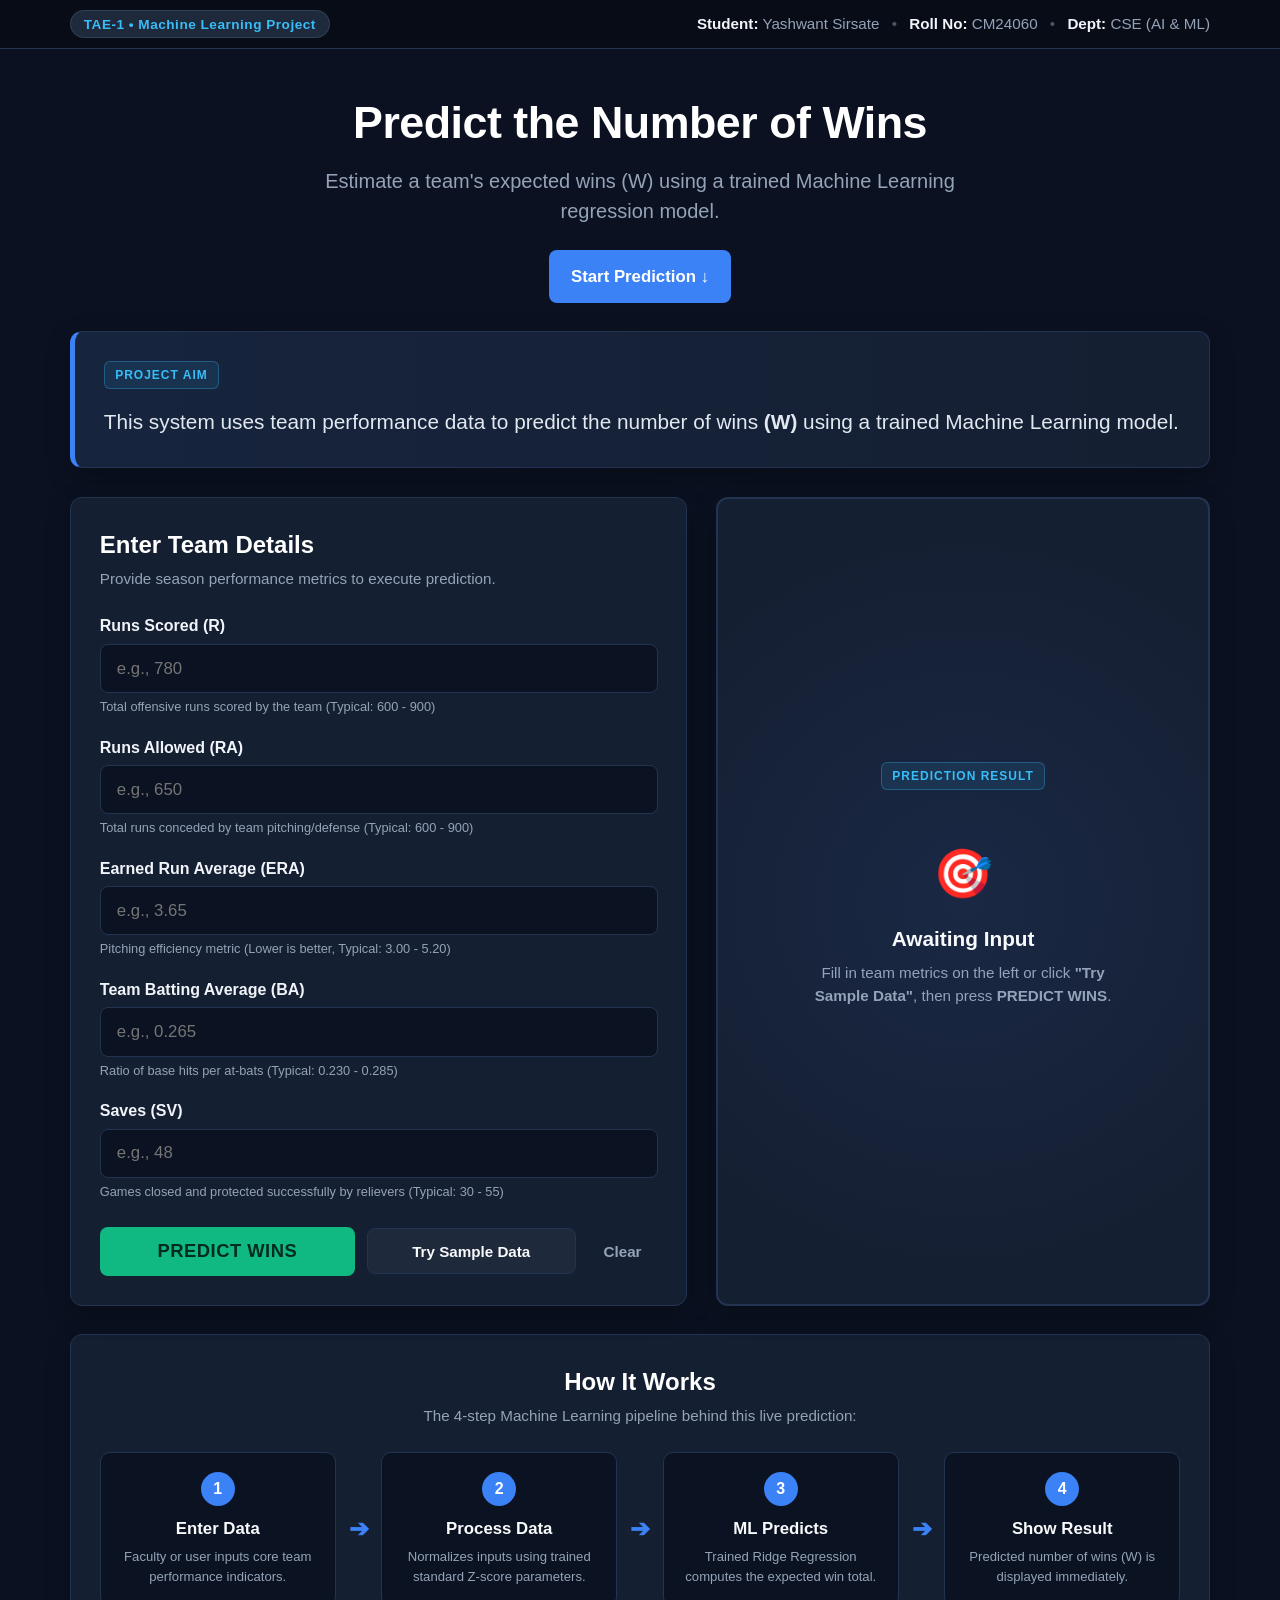
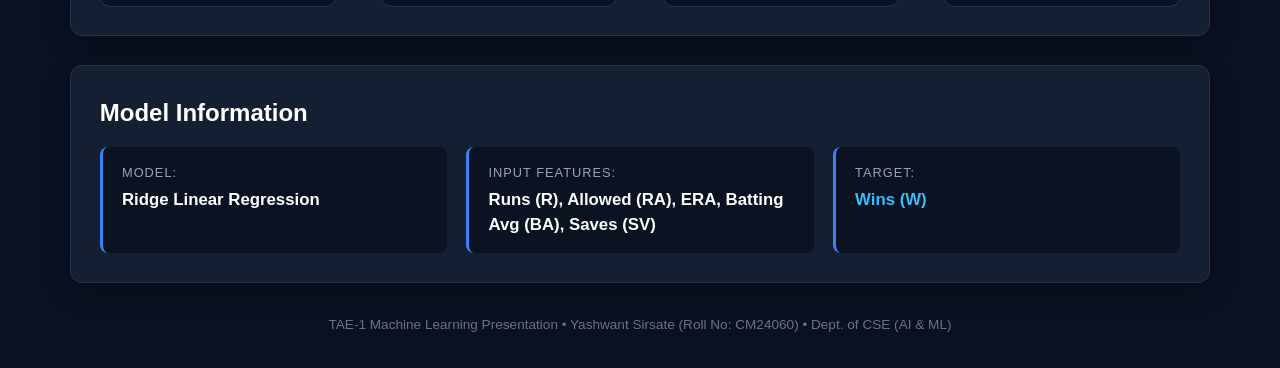
<file: index.html>
<!DOCTYPE html>
<html lang="en">
<head>
  <meta charset="UTF-8" />
  <meta name="viewport" content="width=device-width, initial-scale=1.0" />
  <title>TAE-1 • Predict Team Wins (W) using Machine Learning</title>
  <link rel="stylesheet" href="static/css/style.css" />
</head>
<body>

  <!-- TOP HEADER / STUDENT CREDENTIALS BAR -->
  <header class="top-bar">
    <div class="container header-flex">
      <div class="project-tag">
        <span class="badge">TAE-1 • Machine Learning Project</span>
      </div>
      <div class="student-info">
        <span><strong>Student:</strong> Yashwant Sirsate</span>
        <span class="sep">•</span>
        <span><strong>Roll No:</strong> CM24060</span>
        <span class="sep">•</span>
        <span><strong>Dept:</strong> CSE (AI &amp; ML)</span>
      </div>
    </div>
  </header>

  <main class="container">

    <!-- SECTION 1: HERO -->
    <section class="hero-section">
      <h1 class="hero-title">Predict the Number of Wins</h1>
      <p class="hero-subtitle">Estimate a team's expected wins (W) using a trained Machine Learning regression model.</p>
      <div class="hero-actions">
        <a href="#prediction-section" class="btn btn-primary">Start Prediction ↓</a>
      </div>
    </section>

    <!-- SECTION 2: AIM -->
    <section class="card aim-card">
      <div class="card-header-pill">PROJECT AIM</div>
      <p class="aim-text">
        This system uses team performance data to predict the number of wins <strong>(W)</strong> using a trained Machine Learning model.
      </p>
    </section>

    <!-- MAIN WORKSPACE: FORM & RESULT -->
    <section id="prediction-section" class="grid-layout">

      <!-- SECTION 3: PREDICTION INPUT FORM -->
      <div class="card form-card">
        <div class="card-title-group">
          <h2 class="card-heading">Enter Team Details</h2>
          <p class="card-subheading">Provide season performance metrics to execute prediction.</p>
        </div>

        <!-- Notification Banner -->
        <div id="status-box" class="status-box hidden"></div>

        <form id="prediction-form" novalidate>
          <div class="form-group">
            <label for="runs_scored">Runs Scored (R)</label>
            <input type="number" id="runs_scored" name="runs_scored" placeholder="e.g., 780" step="1" required />
            <small class="field-hint">Total offensive runs scored by the team (Typical: 600 - 900)</small>
          </div>

          <div class="form-group">
            <label for="runs_allowed">Runs Allowed (RA)</label>
            <input type="number" id="runs_allowed" name="runs_allowed" placeholder="e.g., 650" step="1" required />
            <small class="field-hint">Total runs conceded by team pitching/defense (Typical: 600 - 900)</small>
          </div>

          <div class="form-group">
            <label for="era">Earned Run Average (ERA)</label>
            <input type="number" id="era" name="era" placeholder="e.g., 3.65" step="0.01" required />
            <small class="field-hint">Pitching efficiency metric (Lower is better, Typical: 3.00 - 5.20)</small>
          </div>

          <div class="form-group">
            <label for="batting_avg">Team Batting Average (BA)</label>
            <input type="number" id="batting_avg" name="batting_avg" placeholder="e.g., 0.265" step="0.001" required />
            <small class="field-hint">Ratio of base hits per at-bats (Typical: 0.230 - 0.285)</small>
          </div>

          <div class="form-group">
            <label for="saves">Saves (SV)</label>
            <input type="number" id="saves" name="saves" placeholder="e.g., 48" step="1" required />
            <small class="field-hint">Games closed and protected successfully by relievers (Typical: 30 - 55)</small>
          </div>

          <!-- BUTTON GROUP -->
          <div class="button-row">
            <button type="submit" id="predict-btn" class="btn btn-predict">
              PREDICT WINS
            </button>
            <button type="button" id="sample-data-btn" class="btn btn-secondary">
              Try Sample Data
            </button>
            <button type="button" id="reset-btn" class="btn btn-text">
              Clear
            </button>
          </div>
        </form>
      </div>

      <!-- SECTION 4: RESULT CARD -->
      <div class="card result-card">
        <div class="card-header-pill">PREDICTION RESULT</div>

        <div id="result-placeholder" class="result-placeholder">
          <div class="icon-circle">🎯</div>
          <h3>Awaiting Input</h3>
          <p>Fill in team metrics on the left or click <strong>"Try Sample Data"</strong>, then press <strong>PREDICT WINS</strong>.</p>
        </div>

        <div id="result-display" class="result-display hidden">
          <span class="result-label">PREDICTED NUMBER OF WINS</span>
          <div class="result-number" id="win-count">--</div>
          <span class="result-scale">out of 162 regular season games</span>

          <div class="result-status-badge" id="win-analysis">
            Playoff Caliber Team
          </div>

          <p class="result-model-text">
            ✓ Estimated using the trained Machine Learning model.
          </p>
        </div>
      </div>
    </section>

    <!-- SECTION 5: HOW IT WORKS -->
    <section class="card how-it-works-card">
      <h2 class="card-heading center">How It Works</h2>
      <p class="card-subheading center">The 4-step Machine Learning pipeline behind this live prediction:</p>

      <div class="pipeline-grid">
        <div class="step-card">
          <div class="step-number">1</div>
          <div class="step-title">Enter Data</div>
          <p class="step-desc">Faculty or user inputs core team performance indicators.</p>
        </div>

        <div class="step-arrow">➔</div>

        <div class="step-card">
          <div class="step-number">2</div>
          <div class="step-title">Process Data</div>
          <p class="step-desc">Normalizes inputs using trained standard Z-score parameters.</p>
        </div>

        <div class="step-arrow">➔</div>

        <div class="step-card">
          <div class="step-number">3</div>
          <div class="step-title">ML Predicts</div>
          <p class="step-desc">Trained Ridge Regression computes the expected win total.</p>
        </div>

        <div class="step-arrow">➔</div>

        <div class="step-card">
          <div class="step-number">4</div>
          <div class="step-title">Show Result</div>
          <p class="step-desc">Predicted number of wins (W) is displayed immediately.</p>
        </div>
      </div>
    </section>

    <!-- SECTION 6: MODEL INFORMATION -->
    <section class="card model-info-card">
      <h2 class="card-heading">Model Information</h2>
      <div class="info-grid">
        <div class="info-item">
          <span class="info-label">Model:</span>
          <span class="info-value">Ridge Linear Regression</span>
        </div>
        <div class="info-item">
          <span class="info-label">Input Features:</span>
          <span class="info-value">Runs (R), Allowed (RA), ERA, Batting Avg (BA), Saves (SV)</span>
        </div>
        <div class="info-item">
          <span class="info-label">Target:</span>
          <span class="info-value highlight">Wins (W)</span>
        </div>
      </div>
    </section>

  </main>

  <footer class="footer">
    <p>TAE-1 Machine Learning Presentation • Yashwant Sirsate (Roll No: CM24060) • Dept. of CSE (AI &amp; ML)</p>
  </footer>

  <script src="static/js/main.js"></script>
</body>
</html>
</file>
<file: static/css/style.css>
:root {
  --bg-color: #0b1120;
  --card-bg: #151f32;
  --card-border: #233352;
  --text-main: #f8fafc;
  --text-muted: #94a3b8;
  --primary: #3b82f6;
  --primary-hover: #2563eb;
  --accent: #10b981;
  --accent-light: #34d399;
  --danger-bg: #451a1a;
  --danger-text: #fca5a5;
  --success-bg: #064e3b;
  --success-text: #6ee7b7;
  --font-family: -apple-system, BlinkMacSystemFont, "Segoe UI", Roboto, Oxygen, Ubuntu, Cantarell, sans-serif;
}

* {
  box-sizing: border-box;
  margin: 0;
  padding: 0;
}

body {
  font-family: var(--font-family);
  background-color: var(--bg-color);
  color: var(--text-main);
  line-height: 1.5;
  padding-bottom: 2rem;
}

.container {
  width: 92%;
  max-width: 1140px;
  margin: 0 auto;
}

.top-bar {
  background-color: #080c17;
  border-bottom: 1px solid var(--card-border);
  padding: 0.8rem 0;
  font-size: 0.95rem;
}

.header-flex {
  display: flex;
  justify-content: space-between;
  align-items: center;
  flex-wrap: wrap;
  gap: 0.5rem;
}

.badge {
  background-color: #1e293b;
  color: #38bdf8;
  padding: 0.35rem 0.8rem;
  border-radius: 9999px;
  font-weight: 600;
  font-size: 0.85rem;
  border: 1px solid #334155;
  letter-spacing: 0.5px;
}

.student-info {
  color: var(--text-muted);
  font-size: 0.95rem;
}

.student-info strong {
  color: #f1f5f9;
}

.sep {
  margin: 0 0.5rem;
  color: #475569;
}

.hero-section {
  text-align: center;
  padding: 2.5rem 1rem 1.8rem 1rem;
}

.hero-title {
  font-size: 2.8rem;
  font-weight: 800;
  letter-spacing: -0.5px;
  color: #ffffff;
  margin-bottom: 0.6rem;
}

.hero-subtitle {
  font-size: 1.25rem;
  color: var(--text-muted);
  max-width: 700px;
  margin: 0 auto 1.5rem auto;
}

.card {
  background-color: var(--card-bg);
  border: 1px solid var(--card-border);
  border-radius: 12px;
  padding: 1.8rem;
  margin-bottom: 1.8rem;
  box-shadow: 0 8px 24px rgba(0, 0, 0, 0.25);
}

.card-header-pill {
  display: inline-block;
  font-size: 0.75rem;
  font-weight: 700;
  color: #38bdf8;
  background-color: rgba(56, 189, 248, 0.1);
  border: 1px solid rgba(56, 189, 248, 0.3);
  padding: 0.25rem 0.65rem;
  border-radius: 6px;
  letter-spacing: 1px;
  margin-bottom: 1rem;
}

.card-heading {
  font-size: 1.5rem;
  font-weight: 700;
  color: #ffffff;
  margin-bottom: 0.3rem;
}

.card-heading.center {
  text-align: center;
}

.card-subheading {
  color: var(--text-muted);
  font-size: 0.95rem;
  margin-bottom: 1.5rem;
}

.card-subheading.center {
  text-align: center;
}

.aim-card {
  border-left: 5px solid var(--primary);
  background: linear-gradient(90deg, #16243d 0%, var(--card-bg) 100%);
}

.aim-text {
  font-size: 1.3rem;
  font-weight: 400;
  color: #e2e8f0;
  line-height: 1.6;
}

.grid-layout {
  display: grid;
  grid-template-columns: 1.25fr 1fr;
  gap: 1.8rem;
  align-items: stretch;
}

.form-group {
  margin-bottom: 1.2rem;
}

label {
  display: block;
  font-size: 1rem;
  font-weight: 600;
  margin-bottom: 0.35rem;
  color: #f1f5f9;
}

input {
  width: 100%;
  padding: 0.85rem 1rem;
  background-color: #0b1322;
  border: 1.5px solid var(--card-border);
  border-radius: 8px;
  font-size: 1.05rem;
  color: #ffffff;
  outline: none;
  transition: border-color 0.2s;
}

input:focus {
  border-color: var(--primary);
  box-shadow: 0 0 0 3px rgba(59, 130, 246, 0.25);
}

.field-hint {
  display: block;
  font-size: 0.8rem;
  color: var(--text-muted);
  margin-top: 0.25rem;
}

.button-row {
  display: flex;
  flex-wrap: wrap;
  align-items: center;
  gap: 0.75rem;
  margin-top: 1.6rem;
}

.btn {
  display: inline-flex;
  align-items: center;
  justify-content: center;
  font-family: inherit;
  font-weight: 600;
  padding: 0.85rem 1.4rem;
  border-radius: 8px;
  cursor: pointer;
  border: none;
  text-decoration: none;
  transition: all 0.2s ease-in-out;
}

.btn-primary {
  background-color: var(--primary);
  color: #ffffff;
  font-size: 1.05rem;
}

.btn-primary:hover {
  background-color: var(--primary-hover);
}

.btn-predict {
  background-color: var(--accent);
  color: #022c22;
  font-size: 1.15rem;
  font-weight: 800;
  letter-spacing: 0.5px;
  flex: 1.3;
}

.btn-predict:hover {
  background-color: var(--accent-light);
  transform: translateY(-1px);
}

.btn-secondary {
  background-color: #1e293b;
  color: #f8fafc;
  border: 1px solid var(--card-border);
  font-size: 0.95rem;
  flex: 1;
}

.btn-secondary:hover {
  background-color: #2e3e58;
}

.btn-text {
  background: transparent;
  color: var(--text-muted);
  font-size: 0.95rem;
  padding: 0.85rem 1rem;
}

.btn-text:hover {
  color: #ffffff;
}

.status-box {
  padding: 0.8rem 1rem;
  border-radius: 8px;
  margin-bottom: 1.2rem;
  font-weight: 600;
  font-size: 0.95rem;
}

.status-box.error {
  background-color: var(--danger-bg);
  color: var(--danger-text);
  border: 1px solid #7f1d1d;
}

.status-box.success {
  background-color: var(--success-bg);
  color: var(--success-text);
  border: 1px solid #065f46;
}

.hidden {
  display: none !important;
}

.result-card {
  display: flex;
  flex-direction: column;
  justify-content: center;
  align-items: center;
  text-align: center;
  border: 2px solid var(--card-border);
  position: relative;
  background: radial-gradient(circle at center, #1a2844 0%, var(--card-bg) 80%);
}

.result-placeholder {
  padding: 2rem 1rem;
}

.icon-circle {
  font-size: 3rem;
  margin-bottom: 0.8rem;
}

.result-placeholder h3 {
  font-size: 1.3rem;
  margin-bottom: 0.5rem;
}

.result-placeholder p {
  color: var(--text-muted);
  font-size: 0.95rem;
  max-width: 320px;
  margin: 0 auto;
}

.result-display {
  display: flex;
  flex-direction: column;
  align-items: center;
  animation: fadeInScale 0.3s ease-in-out;
}

.result-label {
  font-size: 0.9rem;
  font-weight: 700;
  letter-spacing: 2px;
  color: var(--text-muted);
}

.result-number {
  font-size: 6.5rem;
  font-weight: 900;
  line-height: 1;
  color: #38bdf8;
  margin: 0.6rem 0 0.2rem 0;
  text-shadow: 0 0 35px rgba(56, 189, 248, 0.4);
}

.result-scale {
  font-size: 1rem;
  color: #94a3b8;
  margin-bottom: 1.2rem;
}

.result-status-badge {
  background-color: rgba(16, 185, 129, 0.15);
  color: #6ee7b7;
  border: 1px solid rgba(16, 185, 129, 0.4);
  padding: 0.5rem 1.2rem;
  border-radius: 9999px;
  font-weight: 700;
  font-size: 1rem;
  margin-bottom: 1.5rem;
}

.result-model-text {
  font-size: 0.85rem;
  color: #94a3b8;
}

.pipeline-grid {
  display: flex;
  align-items: center;
  justify-content: space-between;
  gap: 0.8rem;
  margin-top: 1rem;
}

.step-card {
  flex: 1;
  background-color: #0b1322;
  border: 1px solid var(--card-border);
  border-radius: 10px;
  padding: 1.2rem 1rem;
  text-align: center;
}

.step-number {
  width: 34px;
  height: 34px;
  line-height: 34px;
  border-radius: 50%;
  background-color: var(--primary);
  color: white;
  font-weight: 800;
  margin: 0 auto 0.6rem auto;
}

.step-title {
  font-weight: 700;
  font-size: 1.05rem;
  margin-bottom: 0.4rem;
}

.step-desc {
  font-size: 0.82rem;
  color: var(--text-muted);
}

.step-arrow {
  color: #3b82f6;
  font-size: 1.5rem;
  font-weight: bold;
}

.info-grid {
  display: grid;
  grid-template-columns: repeat(auto-fit, minmax(240px, 1fr));
  gap: 1.2rem;
  margin-top: 1rem;
}

.info-item {
  background-color: #0b1322;
  padding: 1rem 1.2rem;
  border-radius: 8px;
  border-left: 3px solid var(--primary);
}

.info-label {
  display: block;
  font-size: 0.8rem;
  text-transform: uppercase;
  letter-spacing: 1px;
  color: var(--text-muted);
  margin-bottom: 0.3rem;
}

.info-value {
  font-size: 1.05rem;
  font-weight: 700;
  color: #ffffff;
}

.info-value.highlight {
  color: #38bdf8;
}

.footer {
  text-align: center;
  font-size: 0.85rem;
  color: #64748b;
  margin-top: 2rem;
}

@keyframes fadeInScale {
  from {
    opacity: 0;
    transform: scale(0.92);
  }
  to {
    opacity: 1;
    transform: scale(1);
  }
}

@media (max-width: 900px) {
  .grid-layout {
    grid-template-columns: 1fr;
  }
  .pipeline-grid {
    flex-direction: column;
    gap: 1rem;
  }
  .step-arrow {
    transform: rotate(90deg);
  }
}
</file>
